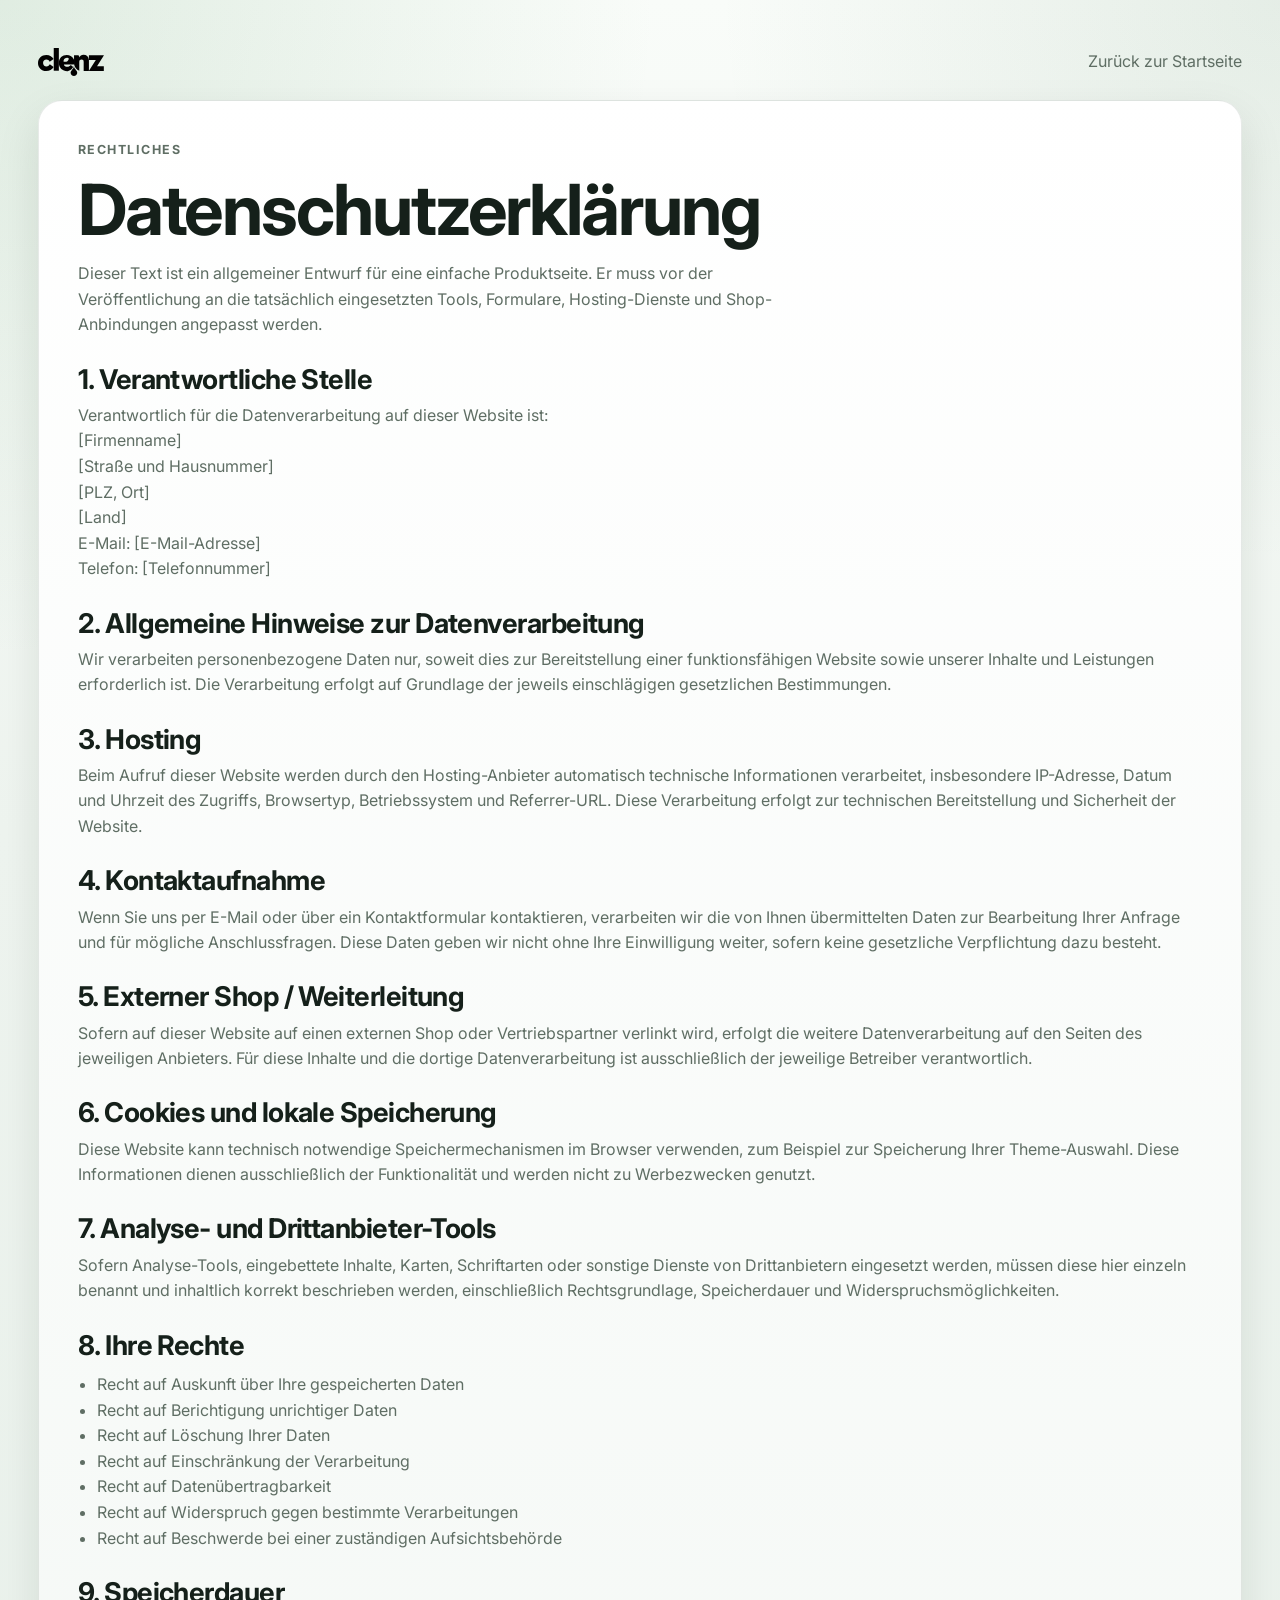
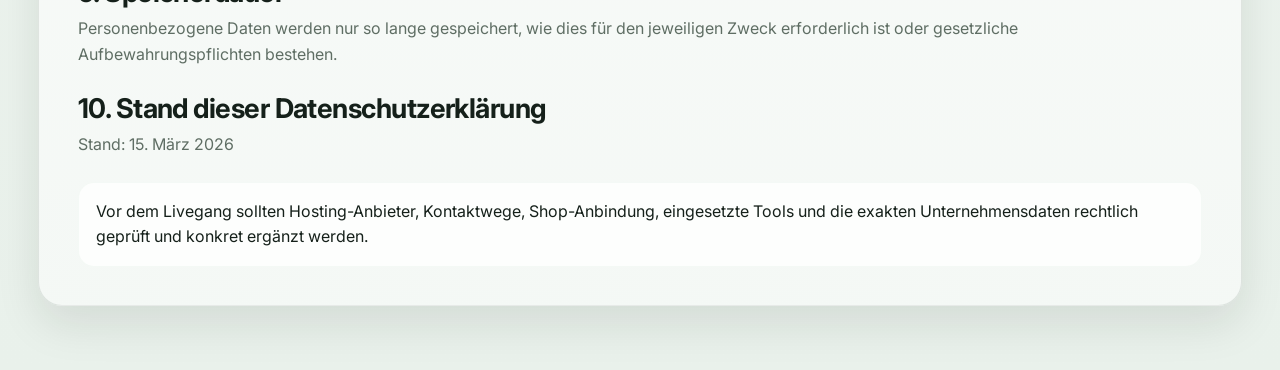
<file: datenschutz.html>
<!DOCTYPE html>
<html lang="de">
  <head>
    <meta charset="UTF-8" />
    <meta name="viewport" content="width=device-width, initial-scale=1.0" />
    <meta name="description" content="Datenschutzerklärung von Clenz." />
    <title>Clenz | Datenschutz</title>
    <script>
      (() => {
        const storedTheme = localStorage.getItem("clenz-theme");
        const preferredTheme =
          storedTheme || (window.matchMedia("(prefers-color-scheme: light)").matches ? "light" : "dark");
        document.documentElement.setAttribute("data-theme", preferredTheme);
      })();
    </script>
    <link rel="preconnect" href="https://fonts.googleapis.com" />
    <link rel="preconnect" href="https://fonts.gstatic.com" crossorigin />
    <link
      href="https://fonts.googleapis.com/css2?family=Inter:wght@400;500;600;700;800&display=swap"
      rel="stylesheet"
    />
    <link rel="stylesheet" href="styles.css" />
  </head>
  <body>
    <main class="legal-page">
      <div class="container legal-shell">
        <header class="legal-header">
          <a class="logo" href="index.html" aria-label="Zur Startseite">
            <img class="brand-mark" src="img/logo.svg" alt="Clenz" />
          </a>
          <a class="legal-back" href="index.html">Zurück zur Startseite</a>
        </header>

        <article class="legal-card-page">
          <p class="eyebrow">Rechtliches</p>
          <h1>Datenschutzerklärung</h1>
          <p>
            Dieser Text ist ein allgemeiner Entwurf für eine einfache Produktseite.
            Er muss vor der Veröffentlichung an die tatsächlich eingesetzten Tools,
            Formulare, Hosting-Dienste und Shop-Anbindungen angepasst werden.
          </p>

          <section class="legal-section">
            <h2>1. Verantwortliche Stelle</h2>
            <p>
              Verantwortlich für die Datenverarbeitung auf dieser Website ist:<br />
              [Firmenname]<br />
              [Straße und Hausnummer]<br />
              [PLZ, Ort]<br />
              [Land]<br />
              E-Mail: [E-Mail-Adresse]<br />
              Telefon: [Telefonnummer]
            </p>
          </section>

          <section class="legal-section">
            <h2>2. Allgemeine Hinweise zur Datenverarbeitung</h2>
            <p>
              Wir verarbeiten personenbezogene Daten nur, soweit dies zur Bereitstellung
              einer funktionsfähigen Website sowie unserer Inhalte und Leistungen erforderlich ist.
              Die Verarbeitung erfolgt auf Grundlage der jeweils einschlägigen gesetzlichen Bestimmungen.
            </p>
          </section>

          <section class="legal-section">
            <h2>3. Hosting</h2>
            <p>
              Beim Aufruf dieser Website werden durch den Hosting-Anbieter automatisch technische
              Informationen verarbeitet, insbesondere IP-Adresse, Datum und Uhrzeit des Zugriffs,
              Browsertyp, Betriebssystem und Referrer-URL. Diese Verarbeitung erfolgt zur technischen
              Bereitstellung und Sicherheit der Website.
            </p>
          </section>

          <section class="legal-section">
            <h2>4. Kontaktaufnahme</h2>
            <p>
              Wenn Sie uns per E-Mail oder über ein Kontaktformular kontaktieren, verarbeiten wir
              die von Ihnen übermittelten Daten zur Bearbeitung Ihrer Anfrage und für mögliche
              Anschlussfragen. Diese Daten geben wir nicht ohne Ihre Einwilligung weiter, sofern keine
              gesetzliche Verpflichtung dazu besteht.
            </p>
          </section>

          <section class="legal-section">
            <h2>5. Externer Shop / Weiterleitung</h2>
            <p>
              Sofern auf dieser Website auf einen externen Shop oder Vertriebspartner verlinkt wird,
              erfolgt die weitere Datenverarbeitung auf den Seiten des jeweiligen Anbieters. Für diese
              Inhalte und die dortige Datenverarbeitung ist ausschließlich der jeweilige Betreiber verantwortlich.
            </p>
          </section>

          <section class="legal-section">
            <h2>6. Cookies und lokale Speicherung</h2>
            <p>
              Diese Website kann technisch notwendige Speichermechanismen im Browser verwenden, zum Beispiel
              zur Speicherung Ihrer Theme-Auswahl. Diese Informationen dienen ausschließlich der Funktionalität
              und werden nicht zu Werbezwecken genutzt.
            </p>
          </section>

          <section class="legal-section">
            <h2>7. Analyse- und Drittanbieter-Tools</h2>
            <p>
              Sofern Analyse-Tools, eingebettete Inhalte, Karten, Schriftarten oder sonstige Dienste von Drittanbietern
              eingesetzt werden, müssen diese hier einzeln benannt und inhaltlich korrekt beschrieben werden,
              einschließlich Rechtsgrundlage, Speicherdauer und Widerspruchsmöglichkeiten.
            </p>
          </section>

          <section class="legal-section">
            <h2>8. Ihre Rechte</h2>
            <ul>
              <li>Recht auf Auskunft über Ihre gespeicherten Daten</li>
              <li>Recht auf Berichtigung unrichtiger Daten</li>
              <li>Recht auf Löschung Ihrer Daten</li>
              <li>Recht auf Einschränkung der Verarbeitung</li>
              <li>Recht auf Datenübertragbarkeit</li>
              <li>Recht auf Widerspruch gegen bestimmte Verarbeitungen</li>
              <li>Recht auf Beschwerde bei einer zuständigen Aufsichtsbehörde</li>
            </ul>
          </section>

          <section class="legal-section">
            <h2>9. Speicherdauer</h2>
            <p>
              Personenbezogene Daten werden nur so lange gespeichert, wie dies für den jeweiligen Zweck
              erforderlich ist oder gesetzliche Aufbewahrungspflichten bestehen.
            </p>
          </section>

          <section class="legal-section">
            <h2>10. Stand dieser Datenschutzerklärung</h2>
            <p>Stand: 15. März 2026</p>
          </section>

          <div class="legal-placeholder">
            Vor dem Livegang sollten Hosting-Anbieter, Kontaktwege, Shop-Anbindung, eingesetzte Tools
            und die exakten Unternehmensdaten rechtlich geprüft und konkret ergänzt werden.
          </div>
        </article>
      </div>
    </main>
  </body>
</html>
</file>
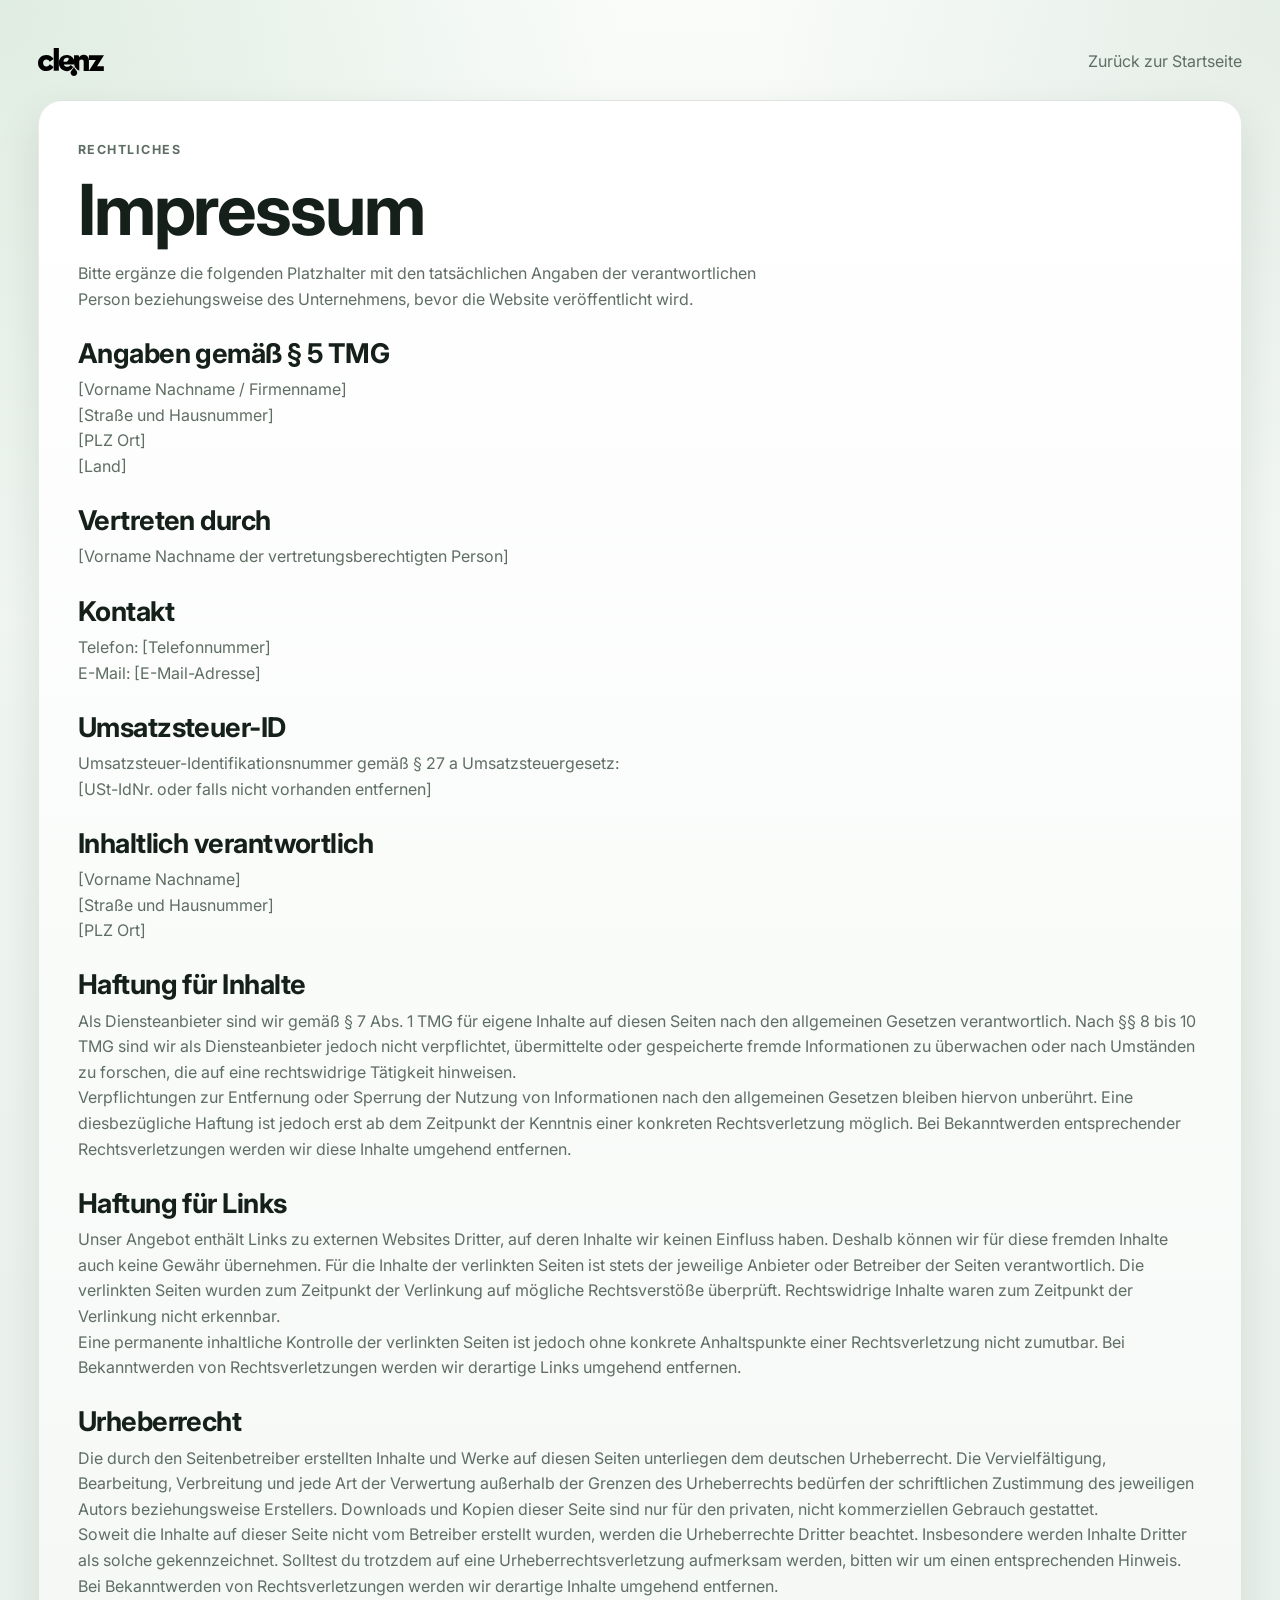
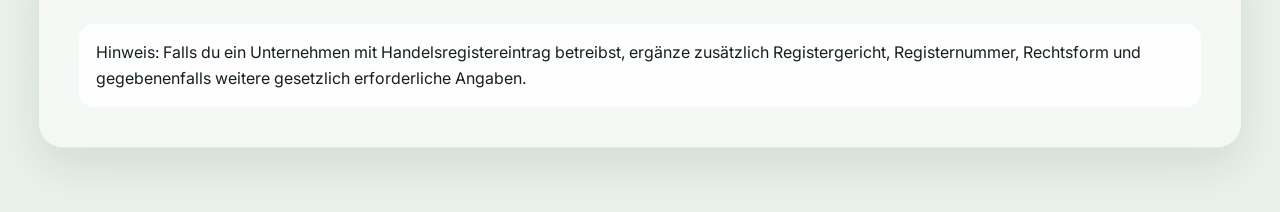
<file: impressum.html>
<!DOCTYPE html>
<html lang="de">
  <head>
    <meta charset="UTF-8" />
    <meta name="viewport" content="width=device-width, initial-scale=1.0" />
    <meta name="description" content="Impressum von Clenz." />
    <title>Clenz | Impressum</title>
    <script>
      (() => {
        const storedTheme = localStorage.getItem("clenz-theme");
        const preferredTheme =
          storedTheme || (window.matchMedia("(prefers-color-scheme: light)").matches ? "light" : "dark");
        document.documentElement.setAttribute("data-theme", preferredTheme);
      })();
    </script>
    <link rel="preconnect" href="https://fonts.googleapis.com" />
    <link rel="preconnect" href="https://fonts.gstatic.com" crossorigin />
    <link
      href="https://fonts.googleapis.com/css2?family=Inter:wght@400;500;600;700;800&display=swap"
      rel="stylesheet"
    />
    <link rel="stylesheet" href="styles.css" />
  </head>
  <body>
    <main class="legal-page">
      <div class="container legal-shell">
        <header class="legal-header">
          <a class="logo" href="index.html" aria-label="Zur Startseite">
            <img class="brand-mark" src="img/logo.svg" alt="Clenz" />
          </a>
          <a class="legal-back" href="index.html">Zurück zur Startseite</a>
        </header>

        <article class="legal-card-page">
          <p class="eyebrow">Rechtliches</p>
          <h1>Impressum</h1>
          <p>
            Bitte ergänze die folgenden Platzhalter mit den tatsächlichen Angaben der verantwortlichen
            Person beziehungsweise des Unternehmens, bevor die Website veröffentlicht wird.
          </p>

          <section class="legal-section">
            <h2>Angaben gemäß § 5 TMG</h2>
            <p>
              [Vorname Nachname / Firmenname]<br />
              [Straße und Hausnummer]<br />
              [PLZ Ort]<br />
              [Land]
            </p>
          </section>

          <section class="legal-section">
            <h2>Vertreten durch</h2>
            <p>[Vorname Nachname der vertretungsberechtigten Person]</p>
          </section>

          <section class="legal-section">
            <h2>Kontakt</h2>
            <p>
              Telefon: [Telefonnummer]<br />
              E-Mail: [E-Mail-Adresse]
            </p>
          </section>

          <section class="legal-section">
            <h2>Umsatzsteuer-ID</h2>
            <p>
              Umsatzsteuer-Identifikationsnummer gemäß § 27 a Umsatzsteuergesetz:<br />
              [USt-IdNr. oder falls nicht vorhanden entfernen]
            </p>
          </section>

          <section class="legal-section">
            <h2>Inhaltlich verantwortlich</h2>
            <p>
              [Vorname Nachname]<br />
              [Straße und Hausnummer]<br />
              [PLZ Ort]
            </p>
          </section>

          <section class="legal-section">
            <h2>Haftung für Inhalte</h2>
            <p>
              Als Diensteanbieter sind wir gemäß § 7 Abs. 1 TMG für eigene Inhalte auf diesen Seiten
              nach den allgemeinen Gesetzen verantwortlich. Nach §§ 8 bis 10 TMG sind wir als
              Diensteanbieter jedoch nicht verpflichtet, übermittelte oder gespeicherte fremde
              Informationen zu überwachen oder nach Umständen zu forschen, die auf eine rechtswidrige
              Tätigkeit hinweisen.
            </p>
            <p>
              Verpflichtungen zur Entfernung oder Sperrung der Nutzung von Informationen nach den
              allgemeinen Gesetzen bleiben hiervon unberührt. Eine diesbezügliche Haftung ist jedoch
              erst ab dem Zeitpunkt der Kenntnis einer konkreten Rechtsverletzung möglich. Bei Bekanntwerden
              entsprechender Rechtsverletzungen werden wir diese Inhalte umgehend entfernen.
            </p>
          </section>

          <section class="legal-section">
            <h2>Haftung für Links</h2>
            <p>
              Unser Angebot enthält Links zu externen Websites Dritter, auf deren Inhalte wir keinen
              Einfluss haben. Deshalb können wir für diese fremden Inhalte auch keine Gewähr übernehmen.
              Für die Inhalte der verlinkten Seiten ist stets der jeweilige Anbieter oder Betreiber
              der Seiten verantwortlich. Die verlinkten Seiten wurden zum Zeitpunkt der Verlinkung auf
              mögliche Rechtsverstöße überprüft. Rechtswidrige Inhalte waren zum Zeitpunkt der Verlinkung
              nicht erkennbar.
            </p>
            <p>
              Eine permanente inhaltliche Kontrolle der verlinkten Seiten ist jedoch ohne konkrete
              Anhaltspunkte einer Rechtsverletzung nicht zumutbar. Bei Bekanntwerden von Rechtsverletzungen
              werden wir derartige Links umgehend entfernen.
            </p>
          </section>

          <section class="legal-section">
            <h2>Urheberrecht</h2>
            <p>
              Die durch den Seitenbetreiber erstellten Inhalte und Werke auf diesen Seiten unterliegen
              dem deutschen Urheberrecht. Die Vervielfältigung, Bearbeitung, Verbreitung und jede Art
              der Verwertung außerhalb der Grenzen des Urheberrechts bedürfen der schriftlichen Zustimmung
              des jeweiligen Autors beziehungsweise Erstellers. Downloads und Kopien dieser Seite sind
              nur für den privaten, nicht kommerziellen Gebrauch gestattet.
            </p>
            <p>
              Soweit die Inhalte auf dieser Seite nicht vom Betreiber erstellt wurden, werden die
              Urheberrechte Dritter beachtet. Insbesondere werden Inhalte Dritter als solche gekennzeichnet.
              Solltest du trotzdem auf eine Urheberrechtsverletzung aufmerksam werden, bitten wir um
              einen entsprechenden Hinweis. Bei Bekanntwerden von Rechtsverletzungen werden wir derartige
              Inhalte umgehend entfernen.
            </p>
          </section>

          <div class="legal-placeholder">
            Hinweis: Falls du ein Unternehmen mit Handelsregistereintrag betreibst, ergänze zusätzlich
            Registergericht, Registernummer, Rechtsform und gegebenenfalls weitere gesetzlich erforderliche Angaben.
          </div>
        </article>
      </div>
    </main>
  </body>
</html>
</file>
<file: styles.css>
:root {
  --brand: #5d9d68;
  --bg: #07100c;
  --surface: #0d1712;
  --surface-2: #132019;
  --text: #eef5f0;
  --muted: #9cab9f;
  --line: rgba(168, 204, 176, 0.12);
  --shadow-soft: 0 18px 44px rgba(0, 0, 0, 0.28);
  --bg-accent-1: rgba(37, 83, 48, 0.22);
  --bg-accent-2: rgba(93, 157, 104, 0.12);
  --bg-start: #050b08;
  --bg-end: #08110d;
  --header-scrolled: rgba(6, 12, 9, 0.78);
  --nav-text: #dce8df;
  --nav-cta: var(--brand);
  --toggle-bg: rgba(255, 255, 255, 0.05);
  --toggle-border: rgba(168, 204, 176, 0.14);
  --toggle-thumb: #f4faf5;
  --toggle-thumb-shadow: 0 8px 20px rgba(0, 0, 0, 0.22);
  --theme-icon-active: #103118;
  --theme-icon-inactive: rgba(238, 245, 240, 0.62);
  --logo-filter: none;
  --hero-kicker-bg: rgba(93, 157, 104, 0.12);
  --hero-kicker-border: rgba(168, 204, 176, 0.14);
  --hero-kicker-text: #d9e9dd;
  --hero-highlight-bg: linear-gradient(180deg, rgba(14, 23, 18, 0.9), rgba(10, 18, 14, 0.96));
  --hero-highlight-strong: #f1f7f2;
  --hero-showcase-bg: radial-gradient(circle at top, rgba(93, 157, 104, 0.14), transparent 34%), linear-gradient(160deg, rgba(14, 23, 18, 0.92), rgba(8, 15, 11, 0.98));
  --hero-showcase-border: rgba(168, 204, 176, 0.12);
  --hero-showcase-inner-border: rgba(168, 204, 176, 0.08);
  --hero-badge-bg: rgba(7, 13, 9, 0.86);
  --hero-badge-text: #edf5ef;
  --panel-bg: linear-gradient(180deg, rgba(18, 30, 23, 0.98) 0%, rgba(13, 22, 17, 0.98) 100%);
  --panel-bg-strong: linear-gradient(180deg, rgba(19, 31, 24, 0.95), rgba(11, 19, 15, 0.98));
  --about-note-bg: rgba(17, 28, 20, 0.88);
  --about-note-text: #edf2ef;
  --about-placeholder-bg: linear-gradient(180deg, rgba(20, 33, 26, 0.64), rgba(12, 21, 16, 0.92)), radial-gradient(circle at top left, rgba(93, 157, 104, 0.16), transparent 28%);
  --about-placeholder-border: rgba(53, 94, 59, 0.24);
  --about-placeholder-decor: rgba(53, 94, 59, 0.08);
  --cta-bg: linear-gradient(160deg, #0c1510 0%, #132019 100%);
  --cta-text: #f2f5f3;
  --cta-muted: #cad2ce;
  --cta-border: rgba(168, 204, 176, 0.1);
  --cta-button-bg: linear-gradient(135deg, #6fb27b 0%, #4f8759 45%, #355e3b 100%);
  --cta-button-text: #f7fbf8;
  --cta-button-shadow: 0 18px 38px rgba(7, 15, 10, 0.2);
  --cta-button-shadow-hover: 0 22px 44px rgba(7, 15, 10, 0.28);
  --cta-drop-bg: radial-gradient(circle at 35% 28%, rgba(255, 255, 255, 0.95), rgba(208, 232, 213, 0.7) 28%, rgba(77, 142, 86, 0.24) 54%, rgba(53, 94, 59, 0.03) 74%, transparent 75%);
  --cta-ring-border: rgba(168, 204, 176, 0.12);
  --footer-bg: rgba(5, 10, 8, 0.5);
  --modal-backdrop-bg: radial-gradient(circle at 22% 16%, rgba(91, 146, 101, 0.18), transparent 24%), radial-gradient(circle at 82% 24%, rgba(53, 94, 59, 0.18), transparent 22%), rgba(10, 16, 12, 0.74);
  --modal-content-bg: linear-gradient(145deg, rgba(11, 19, 15, 0.98), rgba(16, 27, 21, 0.96));
  --modal-main-frame-bg: linear-gradient(180deg, rgba(236, 243, 238, 0.94), rgba(224, 233, 226, 0.88));
}

html[data-theme="light"] {
  --brand: #356e41;
  --bg: #eef4ef;
  --surface: #ffffff;
  --surface-2: #eef5f0;
  --text: #15201a;
  --muted: #5f6e64;
  --line: rgba(28, 49, 35, 0.1);
  --shadow-soft: 0 18px 44px rgba(17, 28, 20, 0.1);
  --bg-accent-1: rgba(93, 157, 104, 0.16);
  --bg-accent-2: rgba(53, 110, 65, 0.1);
  --bg-start: #f9fcf9;
  --bg-end: #e9f1eb;
  --header-scrolled: rgba(250, 252, 250, 0.78);
  --nav-text: #243229;
  --nav-cta: #356e41;
  --toggle-bg: rgba(53, 110, 65, 0.08);
  --toggle-border: rgba(53, 110, 65, 0.14);
  --toggle-thumb: #356e41;
  --toggle-thumb-shadow: 0 8px 18px rgba(53, 110, 65, 0.18);
  --theme-icon-active: #ffffff;
  --theme-icon-inactive: rgba(36, 50, 41, 0.62);
  --logo-filter: invert(1) brightness(0.16);
  --hero-kicker-bg: rgba(53, 110, 65, 0.09);
  --hero-kicker-border: rgba(53, 110, 65, 0.12);
  --hero-kicker-text: #2d4935;
  --hero-highlight-bg: linear-gradient(180deg, rgba(255, 255, 255, 0.96), rgba(241, 247, 242, 0.98));
  --hero-highlight-strong: #122119;
  --hero-showcase-bg: radial-gradient(circle at top, rgba(93, 157, 104, 0.12), transparent 34%), linear-gradient(160deg, rgba(255, 255, 255, 0.96), rgba(238, 244, 239, 0.98));
  --hero-showcase-border: rgba(53, 110, 65, 0.12);
  --hero-showcase-inner-border: rgba(53, 110, 65, 0.08);
  --hero-badge-bg: rgba(255, 255, 255, 0.84);
  --hero-badge-text: #15211a;
  --panel-bg: linear-gradient(180deg, rgba(255, 255, 255, 0.98) 0%, rgba(244, 248, 245, 0.98) 100%);
  --panel-bg-strong: linear-gradient(180deg, rgba(255, 255, 255, 0.97), rgba(242, 247, 243, 0.99));
  --about-note-bg: rgba(18, 31, 24, 0.92);
  --about-note-text: #eff5f0;
  --about-placeholder-bg: linear-gradient(180deg, rgba(252, 254, 252, 0.94), rgba(235, 242, 237, 0.98)), radial-gradient(circle at top left, rgba(93, 157, 104, 0.12), transparent 30%);
  --about-placeholder-border: rgba(53, 110, 65, 0.16);
  --about-placeholder-decor: rgba(53, 110, 65, 0.07);
  --cta-bg: linear-gradient(160deg, rgba(255, 255, 255, 0.96) 0%, rgba(235, 243, 237, 0.98) 100%);
  --cta-text: #142019;
  --cta-muted: #5d6d63;
  --cta-border: rgba(53, 110, 65, 0.14);
  --cta-button-bg: linear-gradient(135deg, #6fb27b 0%, #4f8759 45%, #355e3b 100%);
  --cta-button-text: #f7fbf8;
  --cta-button-shadow: 0 18px 34px rgba(32, 73, 43, 0.2);
  --cta-button-shadow-hover: 0 22px 42px rgba(32, 73, 43, 0.28);
  --cta-drop-bg: radial-gradient(circle at 35% 28%, rgba(255, 255, 255, 0.96), rgba(223, 238, 227, 0.86) 28%, rgba(93, 157, 104, 0.16) 56%, rgba(53, 110, 65, 0.02) 76%, transparent 77%);
  --cta-ring-border: rgba(53, 110, 65, 0.12);
  --footer-bg: rgba(255, 255, 255, 0.4);
  --modal-backdrop-bg: radial-gradient(circle at 22% 16%, rgba(93, 157, 104, 0.14), transparent 24%), radial-gradient(circle at 82% 24%, rgba(53, 110, 65, 0.12), transparent 22%), rgba(229, 236, 231, 0.78);
  --modal-content-bg: linear-gradient(145deg, rgba(255, 255, 255, 0.98), rgba(241, 246, 242, 0.96));
  --modal-main-frame-bg: linear-gradient(180deg, rgba(244, 248, 245, 0.96), rgba(230, 238, 232, 0.9));
}

* {
  box-sizing: border-box;
}

html {
  scroll-behavior: smooth;
  color-scheme: dark;
}

html[data-theme="light"] {
  color-scheme: light;
}

body {
  margin: 0;
  font-family: "Inter", system-ui, -apple-system, sans-serif;
  background:
    radial-gradient(circle at top left, var(--bg-accent-1), transparent 28%),
    radial-gradient(circle at top right, var(--bg-accent-2), transparent 24%),
    linear-gradient(180deg, var(--bg-start) 0%, var(--bg) 42%, var(--bg-end) 100%);
  color: var(--text);
  line-height: 1.6;
  overflow-x: hidden;
  transition: background 260ms ease, color 260ms ease;
}

img {
  max-width: 100%;
  display: block;
}

.container {
  width: min(1280px, 94vw);
  margin: 0 auto;
}

.section {
  padding: clamp(4.5rem, 10vw, 8rem) 0;
}

.narrow {
  max-width: 760px;
}

.eyebrow {
  text-transform: uppercase;
  letter-spacing: 0.12em;
  color: var(--brand);
  font-size: 0.78rem;
  font-weight: 700;
  margin-bottom: 0.75rem;
}

h1,
h2,
h3,
p {
  margin: 0;
}

h1 {
  font-size: clamp(2.1rem, 6vw, 4.4rem);
  line-height: 1.08;
  letter-spacing: -0.03em;
}

h2 {
  font-size: clamp(1.7rem, 3.6vw, 2.8rem);
  line-height: 1.15;
  letter-spacing: -0.02em;
}

.btn {
  display: inline-flex;
  align-items: center;
  justify-content: center;
  padding: 0.9rem 1.4rem;
  border-radius: 999px;
  border: none;
  font-weight: 600;
  text-decoration: none;
  color: #f8fcf9;
  background: linear-gradient(135deg, #6aa875 0%, #4f8759 48%, #355e3b 100%);
  box-shadow: 0 10px 24px rgba(29, 63, 37, 0.28);
  transition: transform 240ms ease, box-shadow 240ms ease, background 240ms ease, filter 240ms ease;
}

.btn-primary {
  background: linear-gradient(135deg, #6fb27b 0%, #4f8759 45%, #355e3b 100%);
  box-shadow: 0 12px 26px rgba(29, 63, 37, 0.34);
}

.btn:hover,
.btn-primary:hover {
  transform: translateY(-2px);
  box-shadow: 0 14px 28px rgba(29, 63, 37, 0.42);
  filter: saturate(1.05);
}

.site-header {
  position: sticky;
  top: 0;
  z-index: 30;
  transition: background 300ms ease, backdrop-filter 300ms ease, border-color 300ms ease;
  border-bottom: 1px solid transparent;
}

.site-header.scrolled {
  background: var(--header-scrolled);
  backdrop-filter: blur(10px);
  border-color: var(--line);
}

.header-inner {
  min-height: 78px;
  display: flex;
  align-items: center;
  justify-content: space-between;
}

.logo {
  display: inline-flex;
  align-items: center;
  color: var(--text);
  text-decoration: none;
}

.brand-mark {
  width: auto;
  height: clamp(1.6rem, 2.2vw, 2.2rem);
  filter: var(--logo-filter);
  transition: filter 260ms ease;
}

.footer-brand {
  display: grid;
  gap: 0.75rem;
}

.footer-brand .brand-mark {
  height: clamp(1.8rem, 2.6vw, 2.4rem);
}

.header-actions {
  display: flex;
  align-items: center;
  gap: 1rem;
}

.menu-toggle {
  display: none;
  width: 42px;
  height: 42px;
  padding: 0;
  border: 1px solid var(--toggle-border);
  border-radius: 999px;
  background: var(--toggle-bg);
  color: var(--text);
  backdrop-filter: blur(12px);
  box-shadow: 0 10px 24px rgba(0, 0, 0, 0.1);
  cursor: pointer;
}

.menu-toggle-line {
  display: block;
  width: 16px;
  height: 2px;
  margin: 3px auto;
  border-radius: 999px;
  background: currentColor;
  transition: transform 220ms ease, opacity 220ms ease;
}

.menu-toggle[aria-expanded="true"] .menu-toggle-line:nth-child(1) {
  transform: translateY(5px) rotate(45deg);
}

.menu-toggle[aria-expanded="true"] .menu-toggle-line:nth-child(2) {
  opacity: 0;
}

.menu-toggle[aria-expanded="true"] .menu-toggle-line:nth-child(3) {
  transform: translateY(-5px) rotate(-45deg);
}

.nav {
  display: flex;
  align-items: center;
  gap: 1.2rem;
  flex-wrap: wrap;
}

.nav a {
  text-decoration: none;
  color: var(--nav-text);
  font-weight: 500;
}

.nav-mobile-cta {
  display: none;
}

.header-utility {
  display: inline-flex;
  align-items: center;
  gap: 0.35rem;
  padding: 0.3rem;
  border-radius: 999px;
  border: 1px solid var(--toggle-border);
  background: color-mix(in srgb, var(--toggle-bg) 78%, transparent);
  backdrop-filter: blur(14px);
  box-shadow: 0 10px 24px rgba(0, 0, 0, 0.1);
}

.header-buy-btn {
  display: inline-flex;
  align-items: center;
  justify-content: center;
  min-height: 42px;
  padding: 0 1rem;
  border-radius: 999px;
  background: linear-gradient(135deg, #5d9d68 0%, #44734d 100%);
  color: #f8fcf9;
  text-decoration: none;
  font-weight: 700;
  box-shadow: 0 10px 24px rgba(29, 63, 37, 0.24);
  transition: transform 220ms ease, box-shadow 220ms ease, filter 220ms ease;
}

.header-buy-btn:hover {
  transform: translateY(-1px);
  box-shadow: 0 12px 28px rgba(29, 63, 37, 0.32);
  filter: saturate(1.04);
}

.theme-toggle {
  width: 42px;
  height: 42px;
  padding: 0;
  border: 1px solid var(--toggle-border);
  border-radius: 999px;
  background: var(--toggle-bg);
  color: var(--theme-icon-inactive);
  backdrop-filter: blur(12px);
  cursor: pointer;
  transition: transform 220ms ease, border-color 220ms ease, background-color 220ms ease, color 220ms ease, box-shadow 220ms ease;
}

.theme-toggle:hover {
  transform: translateY(-1px);
  border-color: var(--brand);
  color: var(--brand);
  box-shadow: 0 12px 26px rgba(0, 0, 0, 0.14);
}

.theme-toggle-drop {
  display: inline-flex;
  align-items: center;
  justify-content: center;
  width: 100%;
  height: 100%;
}

.theme-toggle-drop svg {
  width: 18px;
  height: 18px;
  display: block;
  fill: currentColor;
  transition: transform 260ms ease, fill 260ms ease, opacity 260ms ease;
}

.theme-toggle[aria-pressed="true"] {
  color: var(--brand);
  background: color-mix(in srgb, var(--toggle-bg) 75%, var(--brand) 25%);
}

.theme-toggle[aria-pressed="true"] .theme-toggle-drop svg {
  transform: rotate(180deg) scale(1.04);
}

.hero {
  --hero-scroll-progress: 0;
  min-height: 225vh;
  position: relative;
}

.hero-stage {
  min-height: 100vh;
  position: sticky;
  top: 0;
  overflow: clip;
  display: flex;
  align-items: center;
  padding: clamp(8.5rem, 14vw, 10.5rem) 0 clamp(5.5rem, 10vw, 7.5rem);
}

.hero-bg {
  position: absolute;
  inset: -20%;
  background:
    radial-gradient(circle at 18% 30%, rgba(104, 177, 117, 0.22), transparent 28%),
    radial-gradient(circle at 84% 20%, rgba(93, 157, 104, 0.18), transparent 22%),
    radial-gradient(circle at 62% 74%, rgba(61, 109, 70, 0.22), transparent 26%),
    linear-gradient(180deg, rgba(5, 10, 8, 0.1), transparent 100%);
  filter: blur(16px);
  animation: floatDrops 16s ease-in-out infinite alternate;
}

.hero-rain {
  position: absolute;
  inset: 0;
  z-index: 1;
  pointer-events: none;
  overflow: hidden;
}

.hero-raindrop {
  position: absolute;
  top: -12%;
  width: clamp(12px, 1vw, 18px);
  height: clamp(22px, 2.4vw, 38px);
  background:
    radial-gradient(circle at 38% 24%, rgba(255, 255, 255, 0.95), rgba(255, 255, 255, 0.36) 16%, transparent 18%),
    linear-gradient(180deg, rgba(245, 251, 247, 0.96), rgba(223, 239, 228, 0.54) 52%, rgba(119, 177, 128, 0.12));
  -webkit-mask-image: url("img/regentropfen.svg");
  mask-image: url("img/regentropfen.svg");
  -webkit-mask-size: contain;
  mask-size: contain;
  -webkit-mask-repeat: no-repeat;
  mask-repeat: no-repeat;
  -webkit-mask-position: center;
  mask-position: center;
  box-shadow: 0 0 10px rgba(219, 240, 224, 0.04);
  opacity: 0.24;
  filter: blur(0.15px);
  transform: translate3d(0, 0, 0) rotate(7deg);
}

.hero-raindrop::after {
  content: "";
  position: absolute;
  top: 17%;
  left: 37%;
  width: 14%;
  height: 18%;
  border-radius: 999px;
  transform: rotate(10deg);
  background: rgba(255, 255, 255, 0.62);
  filter: blur(0.5px);
}

html[data-theme="light"] .hero-raindrop {
  background:
    radial-gradient(circle at 38% 24%, rgba(255, 255, 255, 1), rgba(255, 255, 255, 0.4) 16%, transparent 18%),
    linear-gradient(180deg, rgba(12, 22, 16, 0.98), rgba(28, 49, 35, 0.78) 52%, rgba(60, 104, 70, 0.28));
  box-shadow:
    0 0 12px rgba(22, 38, 27, 0.16),
    inset 0 0 0 0.8px rgba(255, 255, 255, 0.18);
  opacity: 0.42;
}

html[data-theme="light"] .hero-raindrop::after {
  background: rgba(255, 255, 255, 0.7);
}

.hero-raindrop-left-1 {
  left: 6%;
  width: clamp(16px, 1.35vw, 24px);
  height: clamp(30px, 3.4vw, 48px);
  animation: heroRainFall 10.8s linear infinite;
}

.hero-raindrop-left-2 {
  left: 12%;
  width: clamp(11px, 0.92vw, 16px);
  height: clamp(20px, 2.1vw, 32px);
  opacity: 0.22;
  animation: heroRainFall 8.6s linear infinite 1.4s;
}

.hero-raindrop-left-3 {
  left: 18%;
  width: clamp(7px, 0.58vw, 10px);
  height: clamp(12px, 1.2vw, 18px);
  opacity: 0.16;
  animation: heroRainFall 12.2s linear infinite 3.2s;
}

.hero-raindrop-left-4 {
  left: 24%;
  width: clamp(5px, 0.42vw, 8px);
  height: clamp(10px, 0.9vw, 14px);
  opacity: 0.12;
  animation: heroRainFall 9.2s linear infinite 5.6s;
}

.hero-raindrop-right-1 {
  right: 7%;
  width: clamp(15px, 1.25vw, 23px);
  height: clamp(28px, 3.1vw, 46px);
  animation: heroRainFall 11.4s linear infinite 0.8s;
}

.hero-raindrop-center-1 {
  left: 41%;
  width: clamp(9px, 0.76vw, 14px);
  height: clamp(16px, 1.8vw, 28px);
  opacity: 0.12;
  animation: heroRainFall 10.2s linear infinite 2.4s;
}

.hero-raindrop-center-2 {
  left: 51%;
  width: clamp(6px, 0.5vw, 9px);
  height: clamp(11px, 1vw, 16px);
  opacity: 0.09;
  animation: heroRainFall 12.8s linear infinite 5.4s;
}

.hero-raindrop-center-3 {
  left: 58%;
  width: clamp(8px, 0.66vw, 12px);
  height: clamp(14px, 1.4vw, 22px);
  opacity: 0.1;
  animation: heroRainFall 9.6s linear infinite 1.2s;
}

.hero-raindrop-right-2 {
  right: 13%;
  width: clamp(12px, 1vw, 17px);
  height: clamp(22px, 2.3vw, 34px);
  opacity: 0.22;
  animation: heroRainFall 8.8s linear infinite 4.2s;
}

.hero-raindrop-right-3 {
  right: 19%;
  width: clamp(7px, 0.58vw, 10px);
  height: clamp(12px, 1.2vw, 18px);
  opacity: 0.16;
  animation: heroRainFall 12.6s linear infinite 2.1s;
}

.hero-raindrop-right-4 {
  right: 25%;
  width: clamp(5px, 0.42vw, 8px);
  height: clamp(10px, 0.9vw, 14px);
  opacity: 0.12;
  animation: heroRainFall 9.8s linear infinite 6.2s;
}

.hero-brand-layer {
  position: absolute;
  inset: 0;
  z-index: 2;
  pointer-events: none;
}

.hero-brand-watermark {
  position: absolute;
  left: 50%;
  top: 48%;
  width: min(94vw, 1360px);
  transition: opacity 260ms ease, transform 260ms ease, filter 260ms ease;
}

.hero-brand-watermark-front {
  transform: translate(-50%, calc(-50% - (var(--hero-scroll-progress) * 1.8rem)))
    scale(calc(1.04 - (var(--hero-scroll-progress) * 0.12)));
  opacity: calc(1 - (var(--hero-scroll-progress) * 1.08));
  filter: brightness(0) invert(1) drop-shadow(0 24px 60px rgba(255, 255, 255, 0.12));
}

html[data-theme="light"] .hero-brand-watermark-front {
  filter: brightness(0) drop-shadow(0 18px 42px rgba(17, 31, 22, 0.1));
}

.hero-brand-watermark-back {
  transform: translate(-50%, calc(-50% + (var(--hero-scroll-progress) * 1rem)))
    scale(calc(0.9 + (var(--hero-scroll-progress) * 0.08)));
  opacity: calc(var(--hero-scroll-progress) * 0.16);
  filter: var(--logo-filter);
}

@keyframes floatDrops {
  0% {
    transform: translateY(-1.5%) scale(1);
  }
  100% {
    transform: translateY(1.5%) scale(1.04);
  }
}

@keyframes heroRainFall {
  0% {
    transform: translate3d(0, -8vh, 0) rotate(7deg);
    opacity: 0;
  }
  10% {
    opacity: 0.18;
  }
  80% {
    opacity: 0.12;
  }
  100% {
    transform: translate3d(10px, 118vh, 0) rotate(9deg);
    opacity: 0;
  }
}

.hero-grid {
  position: relative;
  z-index: 4;
  display: flex;
  justify-content: center;
  width: min(1580px, 98vw);
  margin: 0 auto;
}

.hero-copy {
  max-width: 1240px;
  text-align: center;
  transform: translateY(calc(58px - (var(--hero-scroll-progress) * 58px)))
    scale(calc(0.88 + (var(--hero-scroll-progress) * 0.12)));
  opacity: calc(var(--hero-scroll-progress) * 1.08);
  filter: blur(calc((1 - var(--hero-scroll-progress)) * 10px));
  transition: opacity 220ms ease, transform 220ms ease, filter 220ms ease;
}

.hero-kicker {
  display: inline-flex;
  align-items: center;
  min-height: 2.2rem;
  justify-content: center;
  padding: 0.5rem 1rem;
  margin-bottom: 1.2rem;
  border-radius: 999px;
  background: var(--hero-kicker-bg);
  border: 1px solid var(--hero-kicker-border);
  color: var(--hero-kicker-text);
  font-size: 0.8rem;
  font-weight: 700;
  letter-spacing: 0.05em;
}

.hero-copy h1 {
  max-width: none;
  margin-inline: auto;
  font-size: clamp(2.4rem, 4.8vw, 5.4rem);
  line-height: 0.96;
  letter-spacing: -0.05em;
  white-space: nowrap;
}

.hero-text {
  margin: 1.2rem auto 0;
  color: var(--muted);
  max-width: 72ch;
  font-size: 1.08rem;
  line-height: 1.85;
}

.hero-actions {
  display: flex;
  flex-wrap: wrap;
  justify-content: center;
  gap: 0.9rem;
  margin-top: 2rem;
  opacity: max(0, calc((var(--hero-scroll-progress) - 0.38) * 2.2));
  transform: translateY(calc(28px - (min(var(--hero-scroll-progress), 1) * 28px)));
  transition: opacity 220ms ease, transform 220ms ease;
}

.hero-secondary-btn {
  border: 1px solid rgba(168, 204, 176, 0.14);
  background: rgba(255, 255, 255, 0.08);
  color: var(--text);
  backdrop-filter: blur(10px);
  box-shadow: 0 12px 28px rgba(0, 0, 0, 0.08);
}

.hero-secondary-btn:hover {
  transform: translateY(-2px);
  background: rgba(255, 255, 255, 0.14);
}

html[data-theme="light"] .hero-secondary-btn {
  border-color: rgba(53, 110, 65, 0.18);
  background: rgba(255, 255, 255, 0.92);
  color: #173122;
  box-shadow: 0 14px 30px rgba(53, 110, 65, 0.12);
}

html[data-theme="light"] .hero-secondary-btn:hover {
  background: rgba(245, 250, 246, 0.98);
  border-color: rgba(53, 110, 65, 0.28);
}

.hero-callout {
  display: grid;
  gap: 0.4rem;
  justify-items: center;
  margin-top: 1.55rem;
}

.hero-callout strong {
  font-size: 0.96rem;
  letter-spacing: 0.08em;
  text-transform: uppercase;
  color: color-mix(in srgb, var(--text) 88%, var(--brand) 12%);
}

.hero-callout span {
  color: var(--muted);
  font-size: 0.98rem;
}

.products {
  background: linear-gradient(180deg, color-mix(in srgb, var(--surface) 94%, transparent), color-mix(in srgb, var(--surface-2) 96%, transparent));
  border-top-left-radius: 2rem;
  border-top-right-radius: 2rem;
  border-top: 1px solid rgba(168, 204, 176, 0.08);
  box-shadow: 0 -12px 32px rgba(0, 0, 0, 0.22);
  margin-top: -12vh;
  position: relative;
  z-index: 4;
  overflow: clip;
}

.products.is-visible {
  animation: slideOnTop 650ms cubic-bezier(0.17, 0.84, 0.44, 1) both;
}

.products-atmosphere {
  position: absolute;
  inset: 0;
  pointer-events: none;
}

.products-drop,
.products-glow {
  position: absolute;
  display: block;
}

.products-drop {
  border-radius: 48% 52% 58% 42% / 44% 43% 57% 56%;
  background:
    radial-gradient(circle at 35% 28%, rgba(255, 255, 255, 0.95), rgba(210, 236, 216, 0.72) 28%, rgba(77, 142, 86, 0.28) 56%, rgba(53, 94, 59, 0.05) 74%, transparent 75%);
  filter: blur(2px);
  opacity: 0.42;
}

.products-drop-one {
  top: 90px;
  right: 6%;
  width: 220px;
  height: 220px;
  animation: productsDropFloat 9s ease-in-out infinite;
}

.products-drop-two {
  left: -30px;
  bottom: 110px;
  width: 170px;
  height: 170px;
  opacity: 0.34;
  animation: productsDropFloat 11s ease-in-out infinite reverse;
}

.products-glow {
  border-radius: 999px;
  filter: blur(18px);
  opacity: 0.24;
}

.products-glow-one {
  top: 40px;
  left: 12%;
  width: 280px;
  height: 280px;
  background: radial-gradient(circle, rgba(93, 157, 104, 0.22), transparent 68%);
  animation: productsGlowPulse 10s ease-in-out infinite;
}

.products-glow-two {
  right: 18%;
  bottom: 30px;
  width: 200px;
  height: 200px;
  background: radial-gradient(circle, rgba(61, 109, 70, 0.18), transparent 70%);
  animation: productsGlowPulse 8s ease-in-out infinite 1.4s;
}

@keyframes slideOnTop {
  0% {
    transform: translateY(46px);
    opacity: 0;
  }
  100% {
    transform: translateY(0);
    opacity: 1;
  }
}

.section-head {
  margin-bottom: 2.2rem;
  position: relative;
  z-index: 1;
}

.section-lead {
  max-width: 62ch;
  margin-top: 0.9rem;
  color: var(--muted);
}

.products-meta {
  display: flex;
  flex-wrap: wrap;
  gap: 0.75rem;
  margin-top: 1.3rem;
}

.products-meta span {
  display: inline-flex;
  align-items: center;
  min-height: 2.4rem;
  padding: 0.55rem 0.9rem;
  border-radius: 999px;
  background: color-mix(in srgb, var(--surface) 74%, transparent);
  border: 1px solid rgba(168, 204, 176, 0.12);
  color: var(--text);
  font-size: 0.9rem;
  box-shadow: 0 16px 34px rgba(0, 0, 0, 0.12);
}

.product-grid {
  display: grid;
  grid-template-columns: repeat(4, minmax(0, 1fr));
  gap: 1rem;
  position: relative;
  z-index: 1;
}

.product-card {
  position: relative;
  background: var(--panel-bg);
  border: 1px solid var(--line);
  border-radius: 1.2rem;
  padding: 1rem;
  overflow: hidden;
  cursor: pointer;
  transition: transform 240ms ease, box-shadow 240ms ease, border-color 240ms ease;
}

.product-card::before {
  content: "";
  position: absolute;
  inset: -40% auto auto -20%;
  width: 140px;
  height: 140px;
  border-radius: 999px;
  background: radial-gradient(circle, rgba(104, 177, 117, 0.2), transparent 68%);
  filter: blur(6px);
  opacity: 0;
  transition: opacity 240ms ease, transform 240ms ease;
}

.product-card:hover {
  transform: translateY(-6px);
  box-shadow: var(--shadow-soft);
  border-color: rgba(168, 204, 176, 0.24);
}

.product-card:hover::before {
  opacity: 1;
  transform: translate(10px, 12px);
}

.product-card img {
  aspect-ratio: 3 / 4;
  border-radius: 0.9rem;
  object-fit: cover;
  object-position: center top;
  transition: transform 260ms ease, filter 260ms ease;
}

.product-card:hover img {
  transform: translateY(-4px) scale(1.02);
  filter: saturate(1.04);
}

.product-card h3 {
  margin-top: 0.85rem;
  font-size: 1.1rem;
}

.product-card p {
  margin-top: 0.5rem;
  color: var(--muted);
  font-size: 0.95rem;
}

@keyframes productsDropFloat {
  0%,
  100% {
    transform: translateY(0) rotate(0deg);
  }
  50% {
    transform: translateY(-18px) rotate(4deg);
  }
}

@keyframes productsGlowPulse {
  0%,
  100% {
    transform: scale(1);
    opacity: 0.18;
  }
  50% {
    transform: scale(1.08);
    opacity: 0.28;
  }
}

.about {
  position: relative;
  overflow: clip;
}

.about-layout {
  display: grid;
  grid-template-columns: minmax(0, 1.05fr) minmax(320px, 0.95fr);
  gap: clamp(1.8rem, 4vw, 4rem);
  align-items: center;
}

.about-copy {
  display: grid;
  gap: 1.25rem;
}

.about-lead {
  max-width: 68ch;
  color: var(--muted);
}

.about-highlight {
  color: rgba(255, 255, 255, 0.94);
}

.about-points {
  display: grid;
  gap: 1rem;
}

.about-point {
  display: grid;
  grid-template-columns: auto 1fr;
  gap: 1rem;
  align-items: start;
  padding: 1.15rem 1.15rem 1.1rem;
  border-radius: 1.25rem;
  background: var(--panel-bg);
  border: 1px solid rgba(53, 94, 59, 0.08);
  box-shadow: 0 18px 36px rgba(17, 28, 20, 0.06);
}

.about-point-number {
  display: inline-flex;
  align-items: center;
  justify-content: center;
  min-width: 3rem;
  height: 3rem;
  border-radius: 999px;
  background: rgba(53, 94, 59, 0.1);
  color: var(--brand);
  font-weight: 800;
  letter-spacing: 0.08em;
}

.about-point h3 {
  margin: 0 0 0.35rem;
  font-size: 1.05rem;
}

.about-point p {
  margin: 0;
  color: var(--muted);
}

.about-stats {
  display: grid;
  grid-template-columns: repeat(3, minmax(0, 1fr));
  gap: 0.9rem;
  margin-top: 0.5rem;
}

.about-stat {
  display: grid;
  gap: 0.3rem;
  padding: 1rem;
  border-radius: 1.15rem;
  background: var(--panel-bg);
  border: 1px solid rgba(53, 94, 59, 0.08);
  box-shadow: 0 16px 32px rgba(17, 28, 20, 0.05);
}

.about-stat strong {
  font-size: clamp(1.4rem, 3vw, 2rem);
  line-height: 1;
  color: var(--brand);
}

.about-stat span {
  color: var(--muted);
  font-size: 0.95rem;
}

.about-visual {
  position: relative;
}

.about-frame {
  position: relative;
  min-height: 460px;
  padding: 1.1rem;
  border-radius: 2rem;
  background:
    radial-gradient(circle at top right, rgba(77, 142, 86, 0.12), transparent 38%),
    var(--panel-bg-strong);
  border: 1px solid rgba(53, 94, 59, 0.1);
  box-shadow: 0 24px 56px rgba(17, 28, 20, 0.12);
  overflow: hidden;
}

.about-drops {
  position: absolute;
  inset: 0;
  pointer-events: none;
}

.about-drop {
  position: absolute;
  display: block;
  border-radius: 48% 52% 60% 40% / 44% 44% 56% 56%;
  background:
    radial-gradient(circle at 35% 28%, rgba(255, 255, 255, 0.95), rgba(208, 232, 213, 0.72) 28%, rgba(77, 142, 86, 0.28) 54%, rgba(53, 94, 59, 0.04) 74%, transparent 75%);
  filter: blur(2px);
  opacity: 0.5;
}

.about-drop-one {
  width: 210px;
  height: 210px;
  top: -30px;
  right: 14%;
  animation: aboutDropFloat 8.4s ease-in-out infinite;
}

.about-drop-two {
  width: 160px;
  height: 160px;
  left: -20px;
  bottom: 22%;
  animation: aboutDropFloat 10.2s ease-in-out infinite 0.8s;
}

.about-drop-three {
  width: 120px;
  height: 120px;
  right: 6%;
  bottom: 6%;
  animation: aboutDropFloat 7.6s ease-in-out infinite 1.2s;
}

.about-image-placeholder {
  position: relative;
  z-index: 1;
  min-height: 300px;
  padding: 1.25rem;
  display: flex;
  flex-direction: column;
  justify-content: flex-end;
  border-radius: 1.55rem;
  border: 1px dashed var(--about-placeholder-border);
  background:
    linear-gradient(180deg, rgba(20, 31, 24, 0.72), rgba(15, 24, 18, 0.92)),
    var(--about-placeholder-bg);
  box-shadow: inset 0 1px 0 rgba(255, 255, 255, 0.05);
  overflow: hidden;
}

.about-image-placeholder::before,
.about-image-placeholder::after {
  content: "";
  position: absolute;
  inset: auto;
  border-radius: 999px;
  background: var(--about-placeholder-decor);
}

.about-image-placeholder::before {
  width: 220px;
  height: 220px;
  top: -72px;
  right: -44px;
  opacity: 0.5;
  filter: blur(8px);
}

.about-image-placeholder::after {
  width: 136px;
  height: 136px;
  bottom: -34px;
  left: -26px;
  opacity: 0.28;
  filter: blur(12px);
}

.about-placeholder-label {
  display: inline-flex;
  width: fit-content;
  margin: 0 0 1.6rem;
  padding: 0.38rem 0.72rem;
  border-radius: 999px;
  background: rgba(53, 94, 59, 0.16);
  color: rgba(226, 236, 228, 0.88);
  font-size: 0.72rem;
  font-weight: 700;
  letter-spacing: 0.14em;
  text-transform: uppercase;
  border: 1px solid rgba(145, 184, 151, 0.14);
  backdrop-filter: blur(10px);
}

.about-image-placeholder h3 {
  max-width: 10ch;
  margin: 0 0 0.7rem;
  font-size: clamp(1.5rem, 2.5vw, 2rem);
  line-height: 1.02;
  letter-spacing: -0.04em;
  color: rgba(248, 250, 248, 0.96);
}

.about-image-placeholder p {
  max-width: 24ch;
  margin: 0;
  font-size: 0.98rem;
  line-height: 1.6;
  color: rgba(219, 228, 221, 0.8);
}

.about-note {
  position: absolute;
  left: 1.1rem;
  right: 1.1rem;
  bottom: 1.1rem;
  z-index: 1;
  display: flex;
  gap: 0.75rem;
  align-items: flex-start;
  width: auto;
  max-width: 360px;
  padding: 0.9rem 1rem;
  border-radius: 1.2rem;
  background: linear-gradient(180deg, rgba(23, 36, 28, 0.92), rgba(16, 25, 20, 0.96));
  color: var(--about-note-text);
  box-shadow: 0 16px 28px rgba(17, 28, 20, 0.2);
  border: 1px solid rgba(255, 255, 255, 0.06);
  animation: aboutNoteFloat 6.8s ease-in-out infinite;
}

.about-note p {
  margin: 0;
  font-size: 0.92rem;
  line-height: 1.5;
  color: inherit;
}

.about-note-dot {
  width: 0.72rem;
  height: 0.72rem;
  margin-top: 0.28rem;
  border-radius: 999px;
  background: linear-gradient(180deg, #b8f3c1, #6ebb79);
  box-shadow:
    0 0 22px rgba(155, 235, 167, 0.55),
    0 0 0 0.28rem rgba(123, 209, 138, 0.12);
  flex: 0 0 auto;
}

html[data-theme="light"] .about-frame {
  background:
    radial-gradient(circle at top right, rgba(93, 157, 104, 0.14), transparent 36%),
    linear-gradient(180deg, rgba(255, 255, 255, 0.96), rgba(242, 247, 243, 0.98));
  border-color: rgba(53, 110, 65, 0.12);
  box-shadow: 0 22px 44px rgba(30, 54, 36, 0.1);
}

html[data-theme="light"] .about-image-placeholder {
  border-style: solid;
  border-color: rgba(53, 110, 65, 0.12);
  background:
    linear-gradient(180deg, rgba(255, 255, 255, 0.88), rgba(240, 246, 242, 0.96)),
    var(--about-placeholder-bg);
  box-shadow:
    inset 0 1px 0 rgba(255, 255, 255, 0.7),
    0 14px 30px rgba(53, 110, 65, 0.08);
}

html[data-theme="light"] .about-image-placeholder::before {
  opacity: 0.62;
  filter: blur(10px);
}

html[data-theme="light"] .about-image-placeholder::after {
  opacity: 0.34;
  filter: blur(14px);
}

html[data-theme="light"] .about-placeholder-label {
  background: rgba(255, 255, 255, 0.72);
  color: #356e41;
  border-color: rgba(53, 110, 65, 0.1);
}

html[data-theme="light"] .about-image-placeholder h3 {
  color: #16241b;
}

html[data-theme="light"] .about-image-placeholder p {
  color: #516257;
}

html[data-theme="light"] .about-note {
  background: linear-gradient(180deg, rgba(255, 255, 255, 0.96), rgba(239, 246, 241, 0.98));
  color: #16241b;
  border-color: rgba(53, 110, 65, 0.1);
  box-shadow: 0 14px 28px rgba(53, 110, 65, 0.1);
}

@keyframes aboutDropFloat {
  0%,
  100% {
    transform: translateY(0) scale(1);
  }
  50% {
    transform: translateY(-14px) scale(1.05);
  }
}

@keyframes aboutNoteFloat {
  0%,
  100% {
    transform: translateY(0);
  }
  50% {
    transform: translateY(-8px);
  }
}

.cta-box {
  position: relative;
  display: grid;
  grid-template-columns: minmax(0, 1.2fr) auto;
  align-items: center;
  gap: 1.6rem;
  background: var(--cta-bg);
  color: var(--cta-text);
  border-radius: 1.6rem;
  padding: clamp(2.2rem, 5vw, 3.5rem);
  box-shadow: var(--shadow-soft);
  border: 1px solid var(--cta-border);
  overflow: hidden;
}

.cta-atmosphere {
  position: absolute;
  inset: 0;
  pointer-events: none;
}

.cta-eyebrow {
  margin: 0 0 0.8rem;
  color: color-mix(in srgb, var(--cta-text) 76%, var(--brand) 24%);
  font-size: 0.8rem;
  font-weight: 700;
  letter-spacing: 0.12em;
  text-transform: uppercase;
}

.cta-text {
  margin: 0.8rem 0 0;
  color: var(--cta-muted);
}

.cta-actions {
  position: relative;
  z-index: 1;
  display: grid;
  gap: 0.85rem;
  justify-items: end;
}

.cta-button {
  display: inline-flex;
  align-items: center;
  justify-content: space-between;
  gap: 0.65rem;
  min-height: 3.9rem;
  padding: 0.28rem 0.42rem 0.28rem 0.62rem;
  border-radius: 999px;
  background: var(--cta-button-bg);
  color: var(--cta-button-text);
  text-decoration: none;
  font-weight: 800;
  letter-spacing: 0.01em;
  box-shadow: var(--cta-button-shadow);
  transition: transform 220ms ease, box-shadow 220ms ease;
}

.cta-button:hover {
  transform: translateY(-2px) scale(1.01);
  box-shadow: var(--cta-button-shadow-hover);
}

.cta-button-drop {
  display: inline-flex;
  align-items: center;
  justify-content: center;
  width: 3rem;
  height: 3rem;
  border-radius: 999px;
  background: linear-gradient(135deg, #5d9d68 0%, #44734d 100%);
  color: #f7fcf8;
  box-shadow: inset 0 1px 0 rgba(255, 255, 255, 0.24);
}

.cta-button-drop svg {
  width: 1.1rem;
  height: 1.1rem;
  fill: currentColor;
}

.cta-note {
  margin: 0;
  color: color-mix(in srgb, var(--cta-muted) 86%, white 14%);
  font-size: 0.92rem;
}

.cta-drop,
.cta-ring {
  position: absolute;
  display: block;
}

.cta-drop {
  border-radius: 48% 52% 60% 40% / 44% 44% 56% 56%;
  background: var(--cta-drop-bg);
  filter: blur(2px);
  opacity: 0.34;
}

.cta-drop-one {
  width: 180px;
  height: 180px;
  top: -34px;
  right: 18%;
  animation: ctaFloat 8.5s ease-in-out infinite;
}

.cta-drop-two {
  width: 110px;
  height: 110px;
  left: 46%;
  bottom: -20px;
  opacity: 0.22;
  animation: ctaFloat 7.4s ease-in-out infinite reverse;
}

.cta-ring {
  right: -60px;
  top: 50%;
  width: 220px;
  height: 220px;
  border-radius: 999px;
  border: 1px solid var(--cta-ring-border);
  transform: translateY(-50%);
}

@keyframes ctaFloat {
  0%,
  100% {
    transform: translateY(0) rotate(0deg);
  }
  50% {
    transform: translateY(-10px) rotate(5deg);
  }
}

.site-footer {
  border-top: 1px solid var(--line);
  padding: 2.6rem 0 1.4rem;
  background:
    linear-gradient(180deg, color-mix(in srgb, var(--footer-bg) 100%, transparent), color-mix(in srgb, var(--surface-2) 92%, transparent)),
    radial-gradient(circle at top right, rgba(93, 157, 104, 0.08), transparent 28%);
}

.footer-inner {
  display: grid;
  gap: 1.2rem;
  grid-template-columns: 1.25fr 0.8fr 0.8fr 1.35fr;
  align-items: start;
  padding-bottom: 1.4rem;
}

.footer-brand {
  display: grid;
  gap: 1rem;
}

.footer-brand p {
  margin: 0;
  color: var(--muted);
  max-width: 32ch;
}

.footer-partner {
  display: grid;
  gap: 0.45rem;
  align-items: start;
}

.footer-partner-label {
  font-size: 0.72rem;
  letter-spacing: 0.12em;
  text-transform: uppercase;
  color: var(--muted);
}

.footer-partner-logo {
  height: 1.9rem;
  width: auto;
  opacity: 0.86;
}

.footer-column {
  display: grid;
  gap: 0.85rem;
}

.footer-column h3 {
  margin: 0;
  font-size: 0.95rem;
  letter-spacing: 0.06em;
  text-transform: uppercase;
}

.footer-nav {
  display: grid;
  gap: 0.55rem;
}

.footer-nav a {
  color: var(--text);
  text-decoration: none;
  transition: color 200ms ease, transform 200ms ease;
}

.footer-nav a:hover {
  color: var(--brand);
  transform: translateX(2px);
}

.footer-cta {
  display: grid;
  gap: 0.8rem;
  align-content: start;
  padding: 1.2rem;
  border-radius: 1.25rem;
  background:
    radial-gradient(circle at top right, rgba(93, 157, 104, 0.16), transparent 38%),
    color-mix(in srgb, var(--surface) 84%, transparent);
  border: 1px solid rgba(168, 204, 176, 0.12);
  box-shadow: 0 18px 36px rgba(0, 0, 0, 0.08);
}

.footer-cta-eyebrow {
  margin: 0;
  color: var(--brand);
  font-size: 0.78rem;
  font-weight: 700;
  letter-spacing: 0.12em;
  text-transform: uppercase;
}

.footer-cta h3 {
  margin: 0;
  font-size: 1.15rem;
  line-height: 1.25;
}

.footer-cta p {
  margin: 0;
  color: var(--muted);
}

.footer-cta-btn {
  width: fit-content;
  margin-top: 0.2rem;
}

.footer-bottom {
  display: flex;
  justify-content: space-between;
  gap: 1rem;
  padding-top: 1rem;
  border-top: 1px solid rgba(168, 204, 176, 0.08);
}

.footer-bottom p {
  margin: 0;
  color: var(--muted);
  font-size: 0.92rem;
}

.legal-page {
  min-height: 100vh;
  padding: 3rem 0 4rem;
}

.legal-shell {
  display: grid;
  gap: 1.5rem;
}

.legal-header {
  display: flex;
  align-items: center;
  justify-content: space-between;
  gap: 1rem;
}

.legal-back {
  color: var(--muted);
  text-decoration: none;
}

.legal-back:hover {
  color: var(--brand);
}

.legal-card-page {
  padding: clamp(1.5rem, 3vw, 2.4rem);
  border-radius: 1.5rem;
  background: var(--panel-bg);
  border: 1px solid var(--line);
  box-shadow: var(--shadow-soft);
}

.legal-card-page h1 {
  margin-bottom: 0.85rem;
}

.legal-card-page > p {
  max-width: 72ch;
  color: var(--muted);
}

.legal-section {
  margin-top: 1.6rem;
}

.legal-section h2 {
  margin-bottom: 0.5rem;
  font-size: clamp(1.2rem, 2.6vw, 1.7rem);
}

.legal-section p,
.legal-section li {
  color: var(--muted);
}

.legal-section ul {
  margin: 0.7rem 0 0;
  padding-left: 1.2rem;
}

.legal-placeholder {
  margin-top: 1.5rem;
  padding: 1rem 1.1rem;
  border-radius: 1rem;
  background: color-mix(in srgb, var(--surface) 78%, transparent);
  border: 1px solid rgba(168, 204, 176, 0.1);
  color: var(--text);
}

.modal {
  position: fixed;
  inset: 0;
  z-index: 60;
  display: grid;
  place-items: center;
  opacity: 0;
  pointer-events: none;
  padding: 1.2rem;
  transition: opacity 280ms ease;
}

.modal.is-open {
  opacity: 1;
  pointer-events: auto;
}

.modal-backdrop {
  position: absolute;
  inset: 0;
  background: var(--modal-backdrop-bg);
  backdrop-filter: blur(12px);
}

.modal-content {
  width: min(1080px, 94vw);
  max-height: 92vh;
  position: relative;
  border-radius: 2rem;
  background: var(--modal-content-bg);
  border: 1px solid rgba(53, 94, 59, 0.12);
  overflow: hidden;
  box-shadow: 0 28px 80px rgba(10, 18, 13, 0.36);
  transform: translateY(28px) scale(0.98);
  transition: transform 360ms cubic-bezier(0.17, 0.84, 0.44, 1);
}

.modal.is-open .modal-content {
  transform: translateY(0) scale(1);
}

.modal-atmosphere {
  position: absolute;
  inset: 0;
  overflow: hidden;
  pointer-events: none;
}

.modal-drop {
  position: absolute;
  display: block;
  border-radius: 48% 52% 60% 40% / 44% 44% 56% 56%;
  background:
    radial-gradient(circle at 35% 28%, rgba(255, 255, 255, 0.95), rgba(208, 232, 213, 0.72) 28%, rgba(77, 142, 86, 0.28) 54%, rgba(53, 94, 59, 0.04) 74%, transparent 75%);
  filter: blur(3px);
  opacity: 0;
  transform: translateY(80px) scale(0.7);
}

.modal.is-open .modal-drop-one {
  animation: modalDropFloat 9s ease-in-out infinite;
}

.modal.is-open .modal-drop-two {
  animation: modalDropFloat 10.5s ease-in-out infinite 0.9s;
}

.modal.is-open .modal-drop-three {
  animation: modalDropFloat 8.2s ease-in-out infinite 1.4s;
}

.modal-drop-one {
  width: 280px;
  height: 280px;
  top: -55px;
  left: -40px;
}

.modal-drop-two {
  width: 220px;
  height: 220px;
  right: 10%;
  top: 10%;
}

.modal-drop-three {
  width: 180px;
  height: 180px;
  right: -30px;
  bottom: -35px;
}

.modal-scroll {
  position: relative;
  z-index: 1;
  max-height: 92vh;
  overflow: auto;
  padding: clamp(1.4rem, 2.8vw, 2rem);
}

.modal-close {
  position: absolute;
  right: 1.1rem;
  top: 1.1rem;
  z-index: 2;
  width: 2.75rem;
  height: 2.75rem;
  border: 1px solid rgba(53, 94, 59, 0.14);
  border-radius: 999px;
  background: rgba(255, 255, 255, 0.84);
  color: #1b251d;
  font-size: 1.8rem;
  line-height: 1;
  cursor: pointer;
  transition: transform 220ms ease, background-color 220ms ease, border-color 220ms ease;
}

.modal-close:hover {
  transform: rotate(90deg);
  background: #fff;
  border-color: rgba(53, 94, 59, 0.32);
}

.modal-grid {
  display: grid;
  grid-template-columns: minmax(0, 1.05fr) minmax(300px, 0.95fr);
  gap: clamp(1.4rem, 3vw, 3rem);
  align-items: center;
}

.modal-gallery {
  display: grid;
  gap: 1rem;
}

.modal-stage {
  position: relative;
}

.modal-main-frame {
  aspect-ratio: 4 / 5;
  border-radius: 1.65rem;
  overflow: hidden;
  background: var(--modal-main-frame-bg);
  border: 1px solid rgba(53, 94, 59, 0.1);
  box-shadow: 0 22px 38px rgba(15, 24, 18, 0.14);
}

.modal-main-image {
  width: 100%;
  height: 100%;
  display: block;
  object-fit: cover;
  object-position: center top;
}

.modal-main-image.is-animating {
  animation: modalImageReveal 360ms cubic-bezier(0.22, 1, 0.36, 1);
}

.modal-nav {
  position: absolute;
  top: 50%;
  z-index: 2;
  display: flex;
  align-items: center;
  justify-content: center;
  width: 3.3rem;
  height: 3.3rem;
  padding: 0;
  border: none;
  border-radius: 999px;
  background: rgba(255, 255, 255, 0.92);
  color: #162018;
  font-size: 2rem;
  line-height: 0.9;
  box-shadow: 0 12px 26px rgba(15, 24, 18, 0.16);
  cursor: pointer;
  transform: translateY(-50%);
  transition: transform 220ms ease, background-color 220ms ease, color 220ms ease;
}

.modal-nav:hover {
  background: var(--brand);
  color: #fff;
}

.modal-nav-prev {
  left: 1rem;
}

.modal-nav-next {
  right: 1rem;
}

.modal-thumbs {
  display: grid;
  grid-template-columns: repeat(4, minmax(0, 1fr));
  gap: 0.85rem;
}

.modal-thumb {
  padding: 0.28rem;
  border: 1px solid rgba(53, 94, 59, 0.12);
  border-radius: 1rem;
  background: rgba(255, 255, 255, 0.82);
  cursor: pointer;
  transition: transform 220ms ease, border-color 220ms ease, box-shadow 220ms ease, opacity 220ms ease;
}

.modal-thumb:hover {
  transform: translateY(-2px);
  border-color: rgba(53, 94, 59, 0.28);
}

.modal-thumb.is-active {
  border-color: var(--brand);
  box-shadow: 0 10px 24px rgba(53, 94, 59, 0.18);
}

.modal-thumb img {
  width: 100%;
  aspect-ratio: 1 / 1;
  display: block;
  border-radius: 0.8rem;
  object-fit: cover;
  object-position: center top;
}

.modal-copy {
  display: grid;
  gap: 1rem;
  align-content: center;
}

.modal-tag {
  margin-bottom: 0;
}

.modal-copy h3 {
  font-size: clamp(2rem, 4vw, 3rem);
  line-height: 1.04;
  letter-spacing: -0.03em;
}

.modal-copy p {
  margin: 0;
}

.modal-copy #modalDescription {
  color: var(--muted);
  max-width: 36ch;
}

.price {
  display: inline-flex;
  align-items: center;
  justify-content: center;
  width: fit-content;
  min-height: 3rem;
  padding: 0.6rem 1rem;
  border-radius: 999px;
  background: rgba(53, 94, 59, 0.1);
  font-size: 1.1rem;
  font-weight: 700;
  color: var(--brand);
}

.modal-buy {
  width: fit-content;
  min-width: 12rem;
}

@keyframes modalDropFloat {
  0%,
  100% {
    opacity: 0.42;
    transform: translateY(45px) scale(0.76) rotate(0deg);
  }
  24% {
    opacity: 0.72;
  }
  50% {
    opacity: 0.6;
    transform: translateY(-12px) scale(1.04) rotate(8deg);
  }
  75% {
    opacity: 0.35;
  }
}

@keyframes modalImageReveal {
  0% {
    opacity: 0;
    transform: scale(0.95);
  }
  100% {
    opacity: 1;
    transform: scale(1);
  }
}

.fade-in-up {
  opacity: 0;
  transform: translateY(24px);
  transition: opacity 600ms ease, transform 600ms ease;
}

.fade-in-up.visible {
  opacity: 1;
  transform: translateY(0);
}

@media (max-width: 980px) {
  .container {
    width: min(1200px, 95vw);
  }

  .hero-grid {
    width: min(1380px, 95vw);
  }

  .hero-copy h1 {
    max-width: none;
  }

  .hero-brand-watermark {
    width: min(112vw, 1160px);
    top: 43%;
  }

  .hero-copy {
    max-width: none;
  }

  .product-grid {
    grid-template-columns: repeat(2, minmax(0, 1fr));
  }

  .products-drop-one {
    right: -20px;
    width: 180px;
    height: 180px;
  }

  .products-glow-one {
    left: 2%;
  }

  .about-layout {
    grid-template-columns: 1fr;
  }

  .about-frame {
    min-height: 420px;
  }

  .footer-inner {
    grid-template-columns: 1fr;
    gap: 1.4rem;
  }

  .footer-bottom {
    flex-direction: column;
  }

  .modal-grid {
    grid-template-columns: 1fr;
  }

  .modal-copy #modalDescription {
    max-width: none;
  }
}

@media (max-width: 820px) {
  .section {
    padding: clamp(4rem, 9vw, 6rem) 0;
  }

  .hero {
    min-height: 205vh;
  }

  .hero-stage {
    padding: 5.8rem 0 4.5rem;
  }

  .hero-copy h1 {
    max-width: none;
    font-size: clamp(2rem, 5vw, 3.2rem);
  }

  .about-point {
    padding: 1rem;
  }

  .cta-box {
    grid-template-columns: 1fr;
    justify-items: start;
    padding: 2rem;
  }

  .cta-actions {
    justify-items: start;
  }

  .footer-cta {
    max-width: 100%;
  }
}

@media (max-width: 680px) {
  .container {
    width: min(100%, 92vw);
  }

  .header-inner {
    min-height: auto;
    position: relative;
    display: grid;
    grid-template-columns: 42px 1fr 42px;
    grid-template-rows: 42px auto;
    gap: 0.75rem;
    padding: 0.9rem 0;
    align-items: center;
    justify-content: normal;
  }

  .logo {
    grid-column: 2;
    grid-row: 1;
    justify-self: center;
    display: flex;
    align-items: center;
    justify-content: center;
    width: 42px;
    height: 42px;
    line-height: 1;
  }

  .brand-mark {
    height: 46px;
    width: auto;
  }

  .header-actions {
    display: contents;
  }

  .header-utility {
    grid-column: 3;
    grid-row: 1;
    justify-self: end;
    padding: 0;
    border: none;
    background: transparent;
    box-shadow: none;
    backdrop-filter: none;
  }

  .header-buy-btn {
    display: none;
  }

  .menu-toggle {
    display: inline-block;
    grid-column: 1;
    grid-row: 1;
    justify-self: start;
    width: 42px;
    height: 42px;
  }

  .nav {
    grid-column: 1 / -1;
    grid-row: 2;
    position: absolute;
    top: calc(100% + 0.55rem);
    left: 0;
    right: 0;
    z-index: 40;
    display: grid;
    gap: 0.55rem;
    padding: 0.8rem;
    border-radius: 1.2rem;
    background: color-mix(in srgb, var(--surface) 92%, transparent);
    border: 1px solid var(--line);
    box-shadow: 0 18px 38px rgba(0, 0, 0, 0.18);
    backdrop-filter: blur(18px);
    opacity: 0;
    pointer-events: none;
    transform: translateY(-8px);
    transition: opacity 220ms ease, transform 220ms ease;
  }

  .nav.is-open {
    opacity: 1;
    pointer-events: auto;
    transform: translateY(0);
  }

  .nav a {
    min-height: 2.8rem;
    display: flex;
    align-items: center;
    justify-content: center;
    text-align: center;
    padding: 0.55rem 0.7rem;
    border-radius: 999px;
    background: rgba(255, 255, 255, 0.04);
    border: 1px solid var(--line);
  }

  .nav-mobile-cta {
    display: flex;
    color: #f8fcf9;
    background: linear-gradient(135deg, #5d9d68 0%, #44734d 100%);
    border-color: transparent;
    box-shadow: 0 10px 24px rgba(29, 63, 37, 0.2);
  }

  .theme-toggle {
    width: 42px;
    height: 42px;
  }

  .product-grid {
    grid-template-columns: 1fr;
  }

  .hero {
    min-height: 195vh;
  }

  .hero-stage {
    align-items: center;
    padding: 7.4rem 0 7.2rem;
  }

  .hero-grid {
    width: min(100%, 94vw);
  }

  .hero-copy {
    max-width: 40rem;
    margin-inline: auto;
    text-align: center;
  }

  .hero-brand-watermark {
    width: min(86vw, 540px);
    top: 38%;
    left: 50%;
  }

  .hero-raindrop-left-4,
  .hero-raindrop-right-4,
  .hero-raindrop-left-3,
  .hero-raindrop-right-3 {
    display: none;
  }

  .hero-raindrop-center-2,
  .hero-raindrop-center-3 {
    display: none;
  }

  .hero-raindrop {
    opacity: 0.16;
  }

  .hero-copy h1 {
    max-width: 15ch;
    margin-inline: auto;
    font-size: clamp(2rem, 9vw, 2.9rem);
    line-height: 1;
    letter-spacing: -0.05em;
    white-space: normal;
    text-wrap: balance;
  }

  .hero-text {
    max-width: 40ch;
    margin: 1.15rem auto 0;
    font-size: 1rem;
    line-height: 1.68;
  }

  .hero-actions {
    flex-direction: column;
    align-items: stretch;
    gap: 0.75rem;
    margin-top: 1.9rem;
  }

  .hero-actions .btn {
    min-height: 3.35rem;
    width: 100%;
    justify-content: center;
  }

  .hero-callout {
    justify-items: stretch;
    text-align: center;
  }

  .products-meta {
    display: none;
  }

  .products-drop-one,
  .products-drop-two {
    opacity: 0.22;
  }

  .about-stats {
    grid-template-columns: 1fr;
  }

  .about-point {
    grid-template-columns: auto 1fr;
    gap: 0.9rem;
    align-items: center;
    padding: 0.95rem 1rem;
    border-radius: 1.1rem;
    background:
      linear-gradient(180deg, color-mix(in srgb, var(--surface) 94%, transparent), color-mix(in srgb, var(--surface-2) 92%, transparent));
    box-shadow: 0 14px 28px rgba(17, 28, 20, 0.08);
  }

  .about-point-number {
    min-width: 2.6rem;
    height: 2.6rem;
    font-size: 0.82rem;
    letter-spacing: 0.1em;
  }

  .about-point h3 {
    margin-bottom: 0.2rem;
    font-size: 0.98rem;
    line-height: 1.2;
  }

  .about-point p {
    font-size: 0.88rem;
    line-height: 1.55;
  }

  .about-frame {
    min-height: 380px;
    padding: 1rem;
  }

  .about-image-placeholder {
    min-height: 250px;
    padding: 1.2rem;
  }

  .about-image-placeholder h3 {
    font-size: clamp(1.35rem, 8vw, 1.9rem);
  }

  .about-note {
    position: static;
    width: 100%;
    margin-top: 1rem;
    animation: none;
  }

  .products {
    margin-top: -8vh;
    padding-top: 1rem;
  }

  .section-head {
    margin-bottom: 1.7rem;
  }

  .cta-box {
    gap: 1.1rem;
    padding: 1.4rem;
    border-radius: 1.25rem;
  }

  .cta-copy,
  .cta-actions {
    width: 100%;
    text-align: center;
  }

  .cta-actions {
    justify-items: center;
  }

  .cta-button {
    width: auto;
    min-width: 0;
    max-width: 17rem;
    justify-content: center;
    gap: 0.55rem;
  }

  .cta-note {
    text-align: center;
  }

  .footer-inner {
    text-align: center;
    gap: 0.9rem;
  }

  .footer-brand p {
    margin-inline: auto;
    max-width: 26ch;
    font-size: 0.88rem;
  }

  .footer-column {
    gap: 0.55rem;
  }

  .footer-column h3 {
    font-size: 0.76rem;
    letter-spacing: 0.1em;
  }

  .footer-nav {
    display: flex;
    flex-wrap: wrap;
    justify-content: center;
    gap: 0.45rem;
  }

  .footer-nav a {
    min-height: 2.2rem;
    padding: 0.45rem 0.8rem;
    border-radius: 999px;
    background: color-mix(in srgb, var(--surface) 88%, transparent);
    border: 1px solid rgba(168, 204, 176, 0.08);
    font-size: 0.86rem;
  }

  .footer-cta {
    display: none;
  }

  .footer-cta p,
  .footer-bottom p {
    font-size: 0.85rem;
  }

  .site-footer {
    padding: 1.75rem 0 1rem;
  }

  .footer-bottom {
    gap: 0.45rem;
    padding-top: 0.7rem;
  }

  .modal {
    padding: 0.75rem;
  }

  .modal-scroll {
    padding: 1rem 1rem 1.25rem;
  }

  .modal-close {
    right: 0.8rem;
    top: 0.8rem;
  }

  .modal-content {
    border-radius: 1.4rem;
  }

  .modal-nav {
    width: 2.85rem;
    height: 2.85rem;
    font-size: 1.7rem;
  }

  .modal-nav-prev {
    left: 0.7rem;
  }

  .modal-nav-next {
    right: 0.7rem;
  }

  .modal-thumbs {
    display: none;
  }
}

@media (max-width: 520px) {
  .hero {
    min-height: 188vh;
  }

  .hero-stage {
    padding: 6.3rem 0 6.6rem;
  }

  .hero-brand-watermark {
    width: min(78vw, 460px);
    top: 39%;
    left: 50%;
  }

  .hero-raindrop-left-2,
  .hero-raindrop-right-2 {
    display: none;
  }

  .hero-raindrop-center-1 {
    display: none;
  }

  .hero-copy h1 {
    max-width: 14ch;
    font-size: clamp(1.8rem, 10vw, 2.35rem);
  }

  .hero-text {
    max-width: 36ch;
    font-size: 0.95rem;
    line-height: 1.64;
  }

  .hero-text br {
    display: none;
  }

  .hero-actions .btn {
    min-height: 3.15rem;
    font-size: 0.95rem;
  }

  .about-frame {
    min-height: 340px;
  }

  .products-drop-one {
    top: 140px;
    width: 140px;
    height: 140px;
  }

  .products-drop-two {
    bottom: 80px;
    width: 110px;
    height: 110px;
  }

  .cta-box {
    padding: 1.15rem;
  }

  .cta-button {
    min-height: 3.55rem;
    max-width: 15.9rem;
    padding: 0.28rem 0.58rem 0.28rem 0.32rem;
    gap: 0.46rem;
    font-size: 0.96rem;
  }

  .cta-button-drop {
    width: 2.7rem;
    height: 2.7rem;
  }

  .site-footer {
    padding: 1.5rem 0 0.9rem;
  }

  .footer-inner {
    gap: 0.75rem;
    padding-bottom: 0.85rem;
  }

  .footer-column h3 {
    font-size: 0.72rem;
  }

  .footer-brand .brand-mark {
    height: 1.8rem;
  }

  .footer-partner-logo {
    height: 1.6rem;
  }

  .about-points {
    gap: 0.75rem;
  }

  .footer-brand p,
  .footer-nav a,
  .footer-bottom p {
    font-size: 0.82rem;
  }

  .about-point {
    padding: 0.85rem 0.9rem;
    gap: 0.75rem;
  }

  .about-point-number {
    min-width: 2.35rem;
    height: 2.35rem;
    font-size: 0.76rem;
  }

  .about-point h3 {
    font-size: 0.93rem;
  }

  .about-point p {
    font-size: 0.83rem;
    line-height: 1.5;
  }

  .footer-brand p {
    display: none;
  }

  .footer-nav a {
    min-height: 2rem;
    padding: 0.38rem 0.7rem;
  }

  .modal-scroll {
    padding: 0.9rem 0.85rem 1rem;
  }
}
</file>
